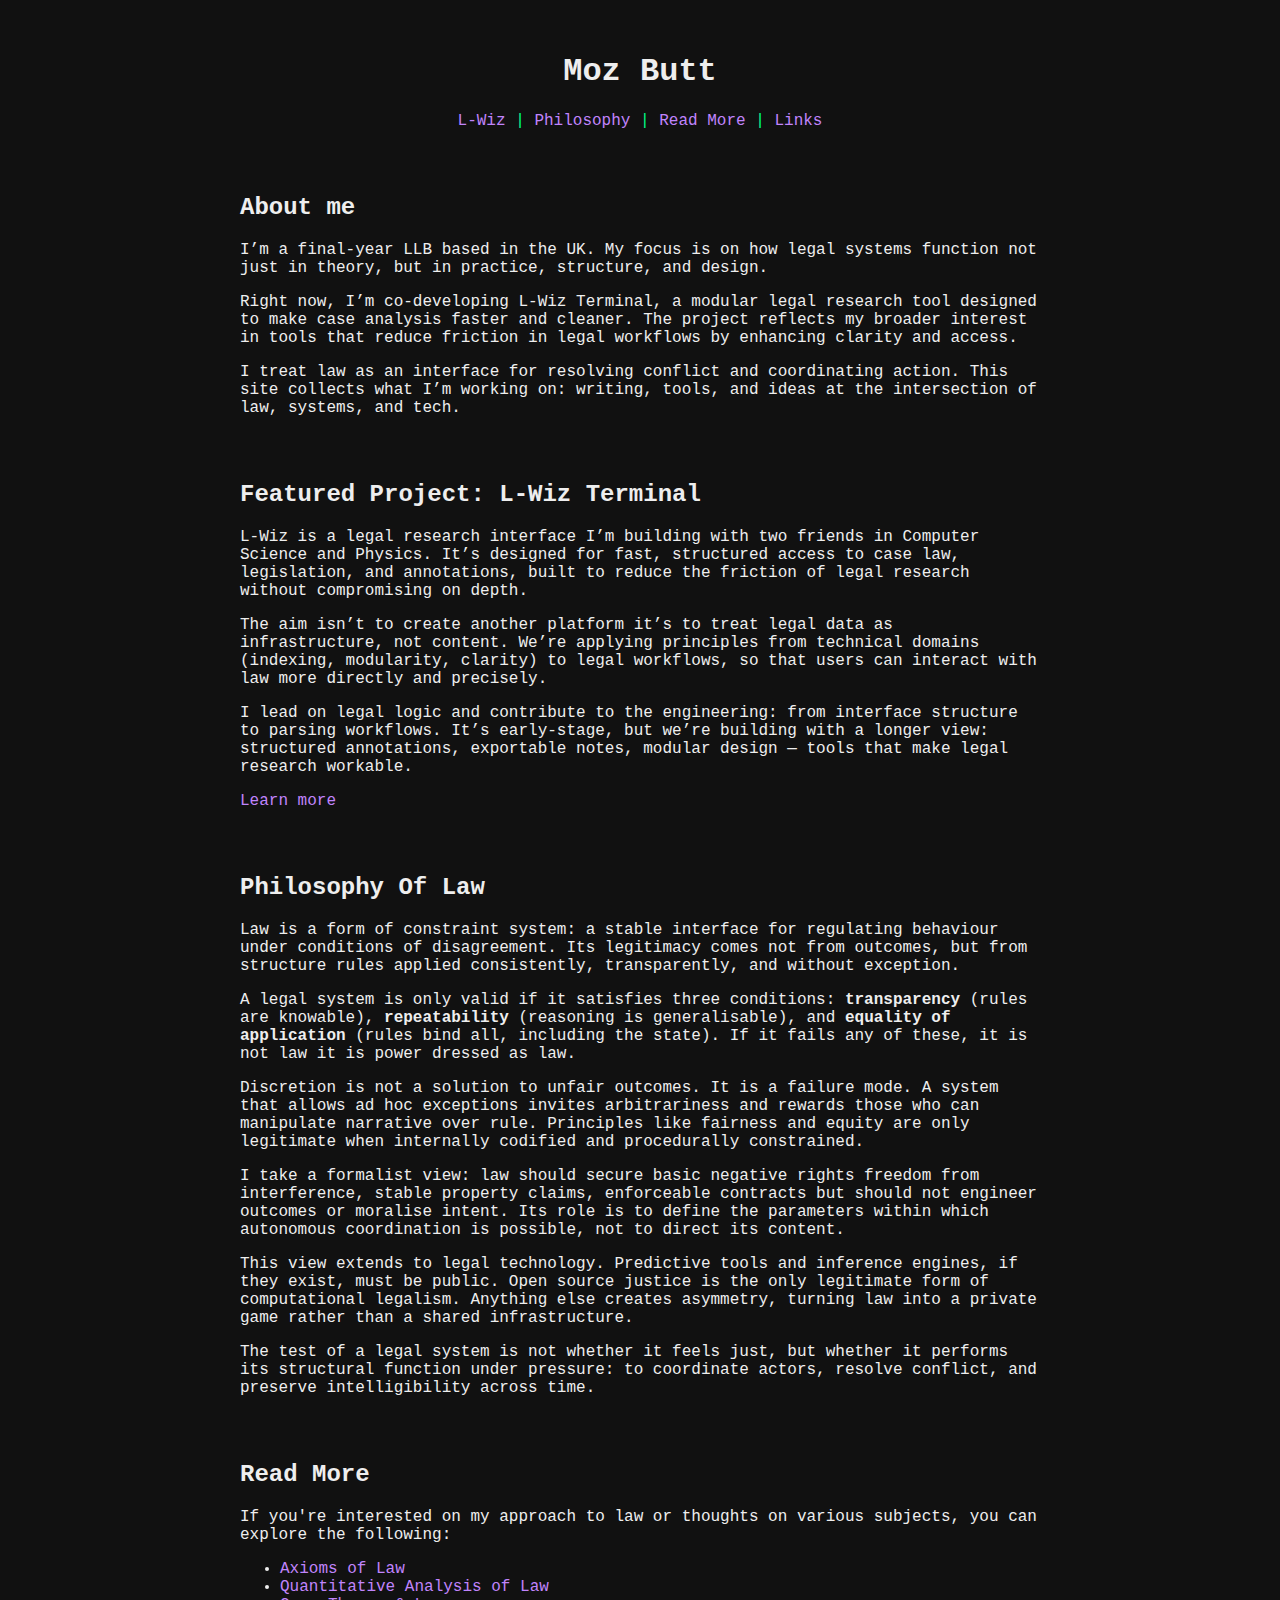
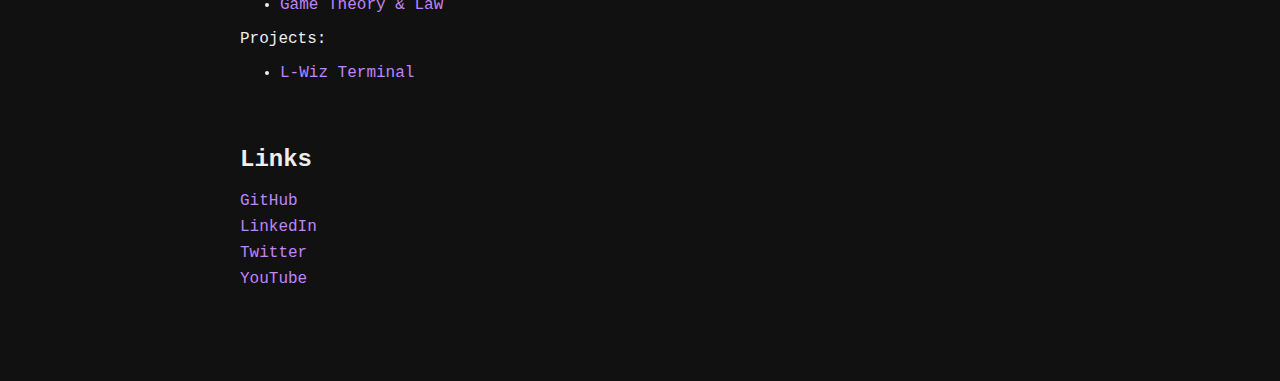
<file: index.html>
<!DOCTYPE html>
<html lang="en">
<head>
  <link rel="icon" href="favicon.ico" type="image/x-icon">
  <meta charset="UTF-8">
  <title>mozbutt.xyz</title>
  <link rel="stylesheet" href="style.css">
  <style>
    html {
      scroll-behavior: smooth;
    }
  </style>
</head>
<body>

<div class="container">
  <h1>Moz Butt</h1>
  <p class="subheading">
    <a href="#project">L-Wiz</a> |
    <a href="#philosophy">Philosophy</a> |
    <a href="#readmore">Read More</a> |
    <a href="#links">Links</a>
  </p>
</div>



<div class="content">

  <h2 id="about">About me</h2>
  <p>I’m a final-year LLB based in the UK. My focus is on how legal systems function not just in theory, but in practice, structure, and design.</p>

  <p> Right now, I’m co-developing L-Wiz Terminal, a modular legal research tool designed to make case analysis faster and cleaner. The project reflects my broader interest in tools that reduce friction in legal workflows by enhancing clarity and access. </p>


  <p> I treat law as an interface for resolving conflict and coordinating action. This site collects what I’m working on: writing, tools, and ideas at the intersection of law, systems, and tech. </p>




  <h2 id="project">Featured Project: L-Wiz Terminal</h2>
  <p>
    L-Wiz is a legal research interface I’m building with two friends in Computer Science and Physics. It’s designed for fast, structured access to case law, legislation, and annotations, built to reduce the friction of legal research without compromising on depth.
  </p>
  <p>
    The aim isn’t to create another platform it’s to treat legal data as infrastructure, not content. We’re applying principles from technical domains (indexing, modularity, clarity) to legal workflows, so that users can interact with law more directly and precisely.
  </p>
  <p>
    I lead on legal logic and contribute to the engineering: from interface structure to parsing workflows. It’s early-stage, but we’re building with a longer view: structured annotations, exportable notes, modular design — tools that make legal research workable.
  </p>
  <p><a href="lwiz.html">Learn more</a></p>


  <h2 id="philosophy">Philosophy Of Law</h2>

  <p>Law is a form of constraint system: a stable interface for regulating behaviour under conditions of disagreement. Its legitimacy comes not from outcomes, but from structure rules applied consistently, transparently, and without exception.</p>

  <p>A legal system is only valid if it satisfies three conditions: <b>transparency</b> (rules are knowable), <b>repeatability</b> (reasoning is generalisable), and <b>equality of application</b> (rules bind all, including the state). If it fails any of these, it is not law it is power dressed as law.</p>

  <p>Discretion is not a solution to unfair outcomes. It is a failure mode. A system that allows ad hoc exceptions invites arbitrariness and rewards those who can manipulate narrative over rule. Principles like fairness and equity are only legitimate when internally codified and procedurally constrained.</p>

  <p>I take a formalist view: law should secure basic negative rights freedom from interference, stable property claims, enforceable contracts but should not engineer outcomes or moralise intent. Its role is to define the parameters within which autonomous coordination is possible, not to direct its content.</p>

  <p>This view extends to legal technology. Predictive tools and inference engines, if they exist, must be public. Open source justice is the only legitimate form of computational legalism. Anything else creates asymmetry, turning law into a private game rather than a shared infrastructure.</p>

  <p>The test of a legal system is not whether it feels just, but whether it performs its structural function under pressure: to coordinate actors, resolve conflict, and preserve intelligibility across time.</p>





  <h2 id="readmore">Read More</h2>
  <p>If you're interested on my approach to law or thoughts on various subjects, you can explore the following:</p>
  <ul>
    <li><a href="axioms.html">Axioms of Law</a></li>
    <li><a href="computational_analysis.html">Quantitative Analysis of Law</a></li>
    <li><a href="game_theory.html">Game Theory & Law</a></li>
  </ul>

  <p>Projects:</p>
  <ul>
    <li><a href="lwiz.html">L-Wiz Terminal</a></li>
  </ul>




  <h2 id="links">Links</h2>
  <div style="display: flex; flex-direction: column; gap: 0.5rem;">
    <a href="https://github.com/mozbutt" target="_blank" rel="noopener noreferrer">GitHub</a>
    <a href="https://www.linkedin.com/in/mozumil-butt-a2a358358/" target="_blank" rel="noopener noreferrer">LinkedIn</a>
    <a href="https://x.com/mozbutt" target="_blank" rel="noopener noreferrer">Twitter</a>
    <a href="https://www.youtube.com/@mozumilbutt" target="_blank" rel="noopener noreferrer">YouTube</a>
  </div>



</div>
</body>
</html>
</file>
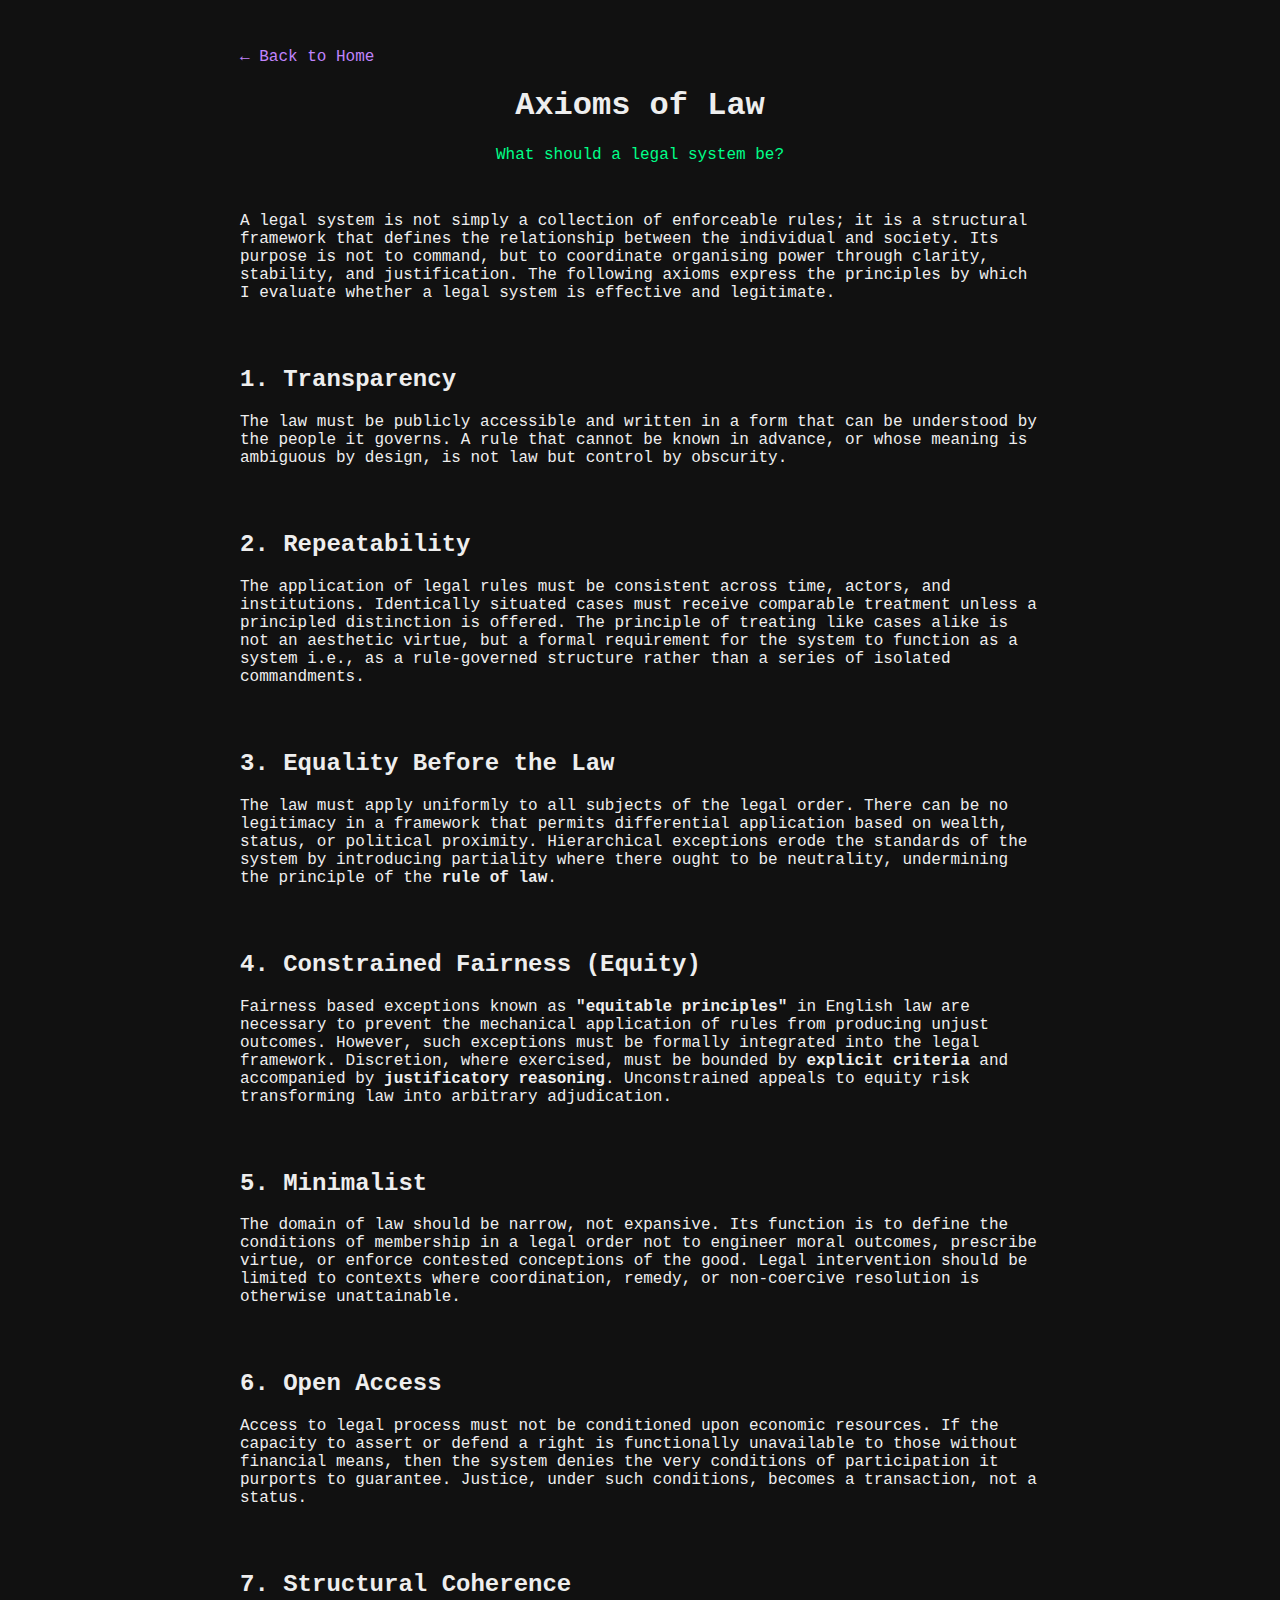
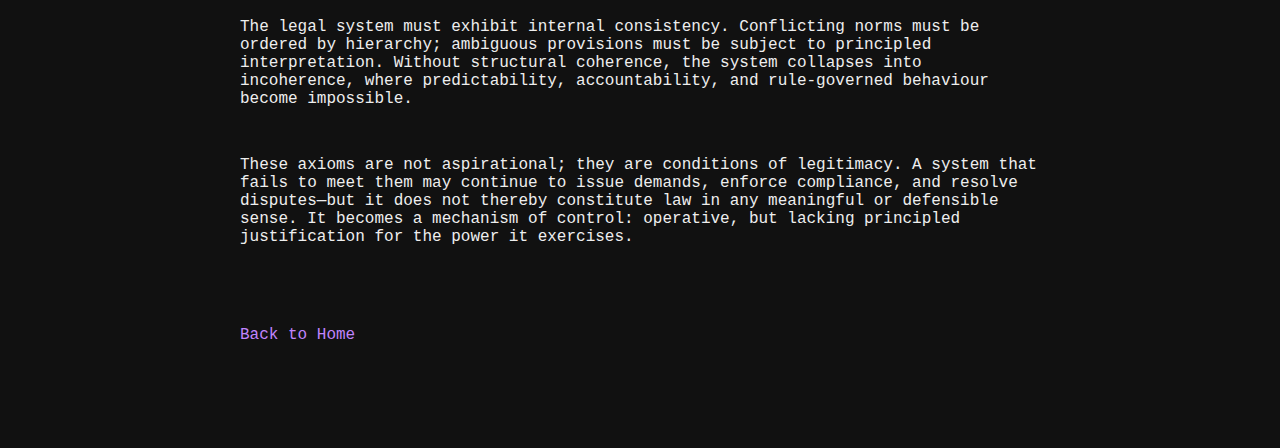
<file: axioms.html>
<!DOCTYPE html>
<html lang="en">
<head>
    <meta charset="UTF-8">
    <title>MB | Axioms of Law</title>
    <link rel="stylesheet" href="style.css">
</head>
<p>

<div class="button">
    <a href="index.html#readmore" style="text-decoration: none;">← Back to Home</a>
</div>

<div class="container">

    <h1>Axioms of Law</h1>
    <p class="subheading">What should a legal system be?</p>
</div>


<div class="content">


    <p> A legal system is not simply a collection of enforceable rules; it is a structural framework that defines the relationship between the individual and society. Its purpose is not to command, but to coordinate organising power through clarity, stability, and justification. The following axioms express the principles by which I evaluate whether a legal system is effective and legitimate.</p>

    <h2>1. Transparency</h2>

    <p>The law must be publicly accessible and written in a form that can be understood by the people it governs. A rule that cannot be known in advance, or whose meaning is ambiguous by design, is not law but control by obscurity.</p>

    <h2> 2. Repeatability </h2>
    <p>The application of legal rules must be consistent across time, actors, and institutions. Identically situated cases must receive comparable treatment unless a principled distinction is offered. The principle of treating like cases alike is not an aesthetic virtue, but a formal requirement for the system to function as a system i.e., as a rule-governed structure rather than a series of isolated commandments.</p>

    <h2> 3. Equality Before the Law </h2>
    <p>The law must apply uniformly to all subjects of the legal order. There can be no legitimacy in a framework that permits differential application based on wealth, status, or political proximity. Hierarchical exceptions erode the standards of the system by introducing partiality where there ought to be neutrality, undermining the principle of the <strong>rule of law</strong>.</p>

    <h2> 4. Constrained Fairness (Equity)</h2>
    <p>Fairness based exceptions known as <strong>"equitable principles"</strong> in English law  are necessary to prevent the mechanical application of rules from producing unjust outcomes. However, such exceptions must be formally integrated into the legal framework. Discretion, where exercised, must be bounded by <strong> explicit criteria </strong> and accompanied by <strong>justificatory reasoning</strong>. Unconstrained appeals to equity risk transforming law into arbitrary adjudication.</p>

    <h2> 5. Minimalist</h2>
    <p>The domain of law should be narrow, not expansive. Its function is to define the conditions of membership in a legal order not to engineer moral outcomes, prescribe virtue, or enforce contested conceptions of the good. Legal intervention should be limited to contexts where coordination, remedy, or non-coercive resolution is otherwise unattainable.</p>

    <h2> 6. Open Access</h2>
    <p>Access to legal process must not be conditioned upon economic resources. If the capacity to assert or defend a right is functionally unavailable to those without financial means, then the system denies the very conditions of participation it purports to guarantee. Justice, under such conditions, becomes a transaction, not a status.</p>

    <h2> 7. Structural Coherence</h2>
    <p>The legal system must exhibit internal consistency. Conflicting norms must be ordered by hierarchy; ambiguous provisions must be subject to principled interpretation. Without structural coherence, the system collapses into incoherence, where predictability, accountability, and rule-governed behaviour become impossible.</p>


    <p style="margin-top: 3rem;">These axioms are not aspirational; they are conditions of legitimacy. A system that fails to meet them may continue to issue demands, enforce compliance, and resolve disputes—but it does not thereby constitute law in any meaningful or defensible sense. It becomes a mechanism of control: operative, but lacking principled justification for the power it exercises.</p>






    <div style="margin-top: 4rem; text-align: left; padding: 1rem 0;">
        <a href="index.html#readmore" style="text-decoration: none;">Back to Home</a>
    </div>




</div>
</file>
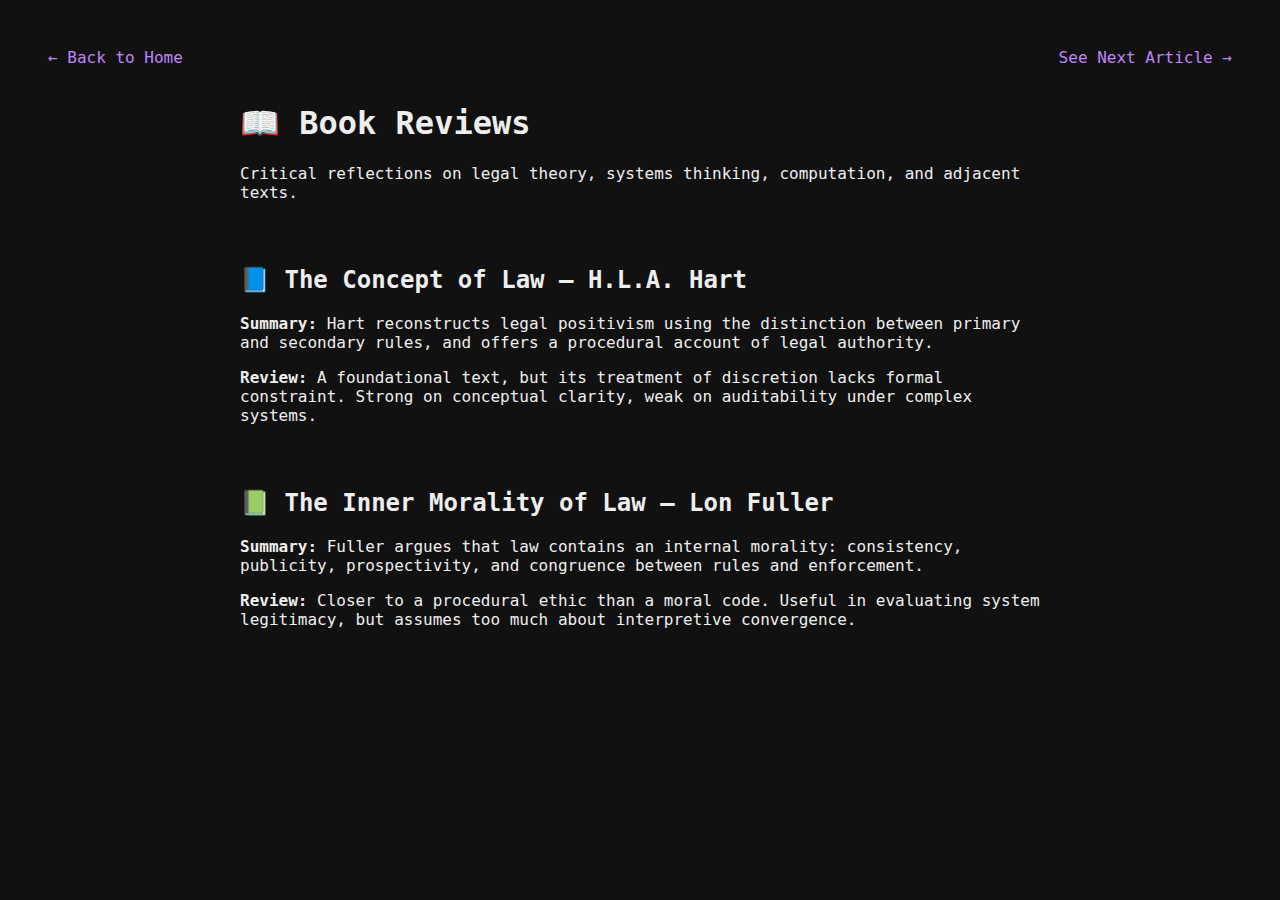
<file: bookreviews.html>
<!DOCTYPE html>
<html lang="en">
<head>
  <meta charset="UTF-8">
  <title>Book Reviews</title>
  <link rel="stylesheet" href="style.css">
  <style>
    html { scroll-behavior: smooth; }
  </style>
</head>
<body>

<div style="display: flex; justify-content: space-between; padding: 1rem;">
  <a href="index.html">← Back to Home</a>
  <a href="axioms.html">See Next Article →</a>
</div>

<div class="content">
  <h1>📖 Book Reviews</h1>
  <p>Critical reflections on legal theory, systems thinking, computation, and adjacent texts.</p>

  <h2>📘 The Concept of Law – H.L.A. Hart</h2>
  <p><strong>Summary:</strong> Hart reconstructs legal positivism using the distinction between primary and secondary rules, and offers a procedural account of legal authority.</p>
  <p><strong>Review:</strong> A foundational text, but its treatment of discretion lacks formal constraint. Strong on conceptual clarity, weak on auditability under complex systems.</p>

  <h2>📗 The Inner Morality of Law – Lon Fuller</h2>
  <p><strong>Summary:</strong> Fuller argues that law contains an internal morality: consistency, publicity, prospectivity, and congruence between rules and enforcement.</p>
  <p><strong>Review:</strong> Closer to a procedural ethic than a moral code. Useful in evaluating system legitimacy, but assumes too much about interpretive convergence.</p>

  <!-- Add more reviews below as needed -->
</div>

</body>
</html>
</file>
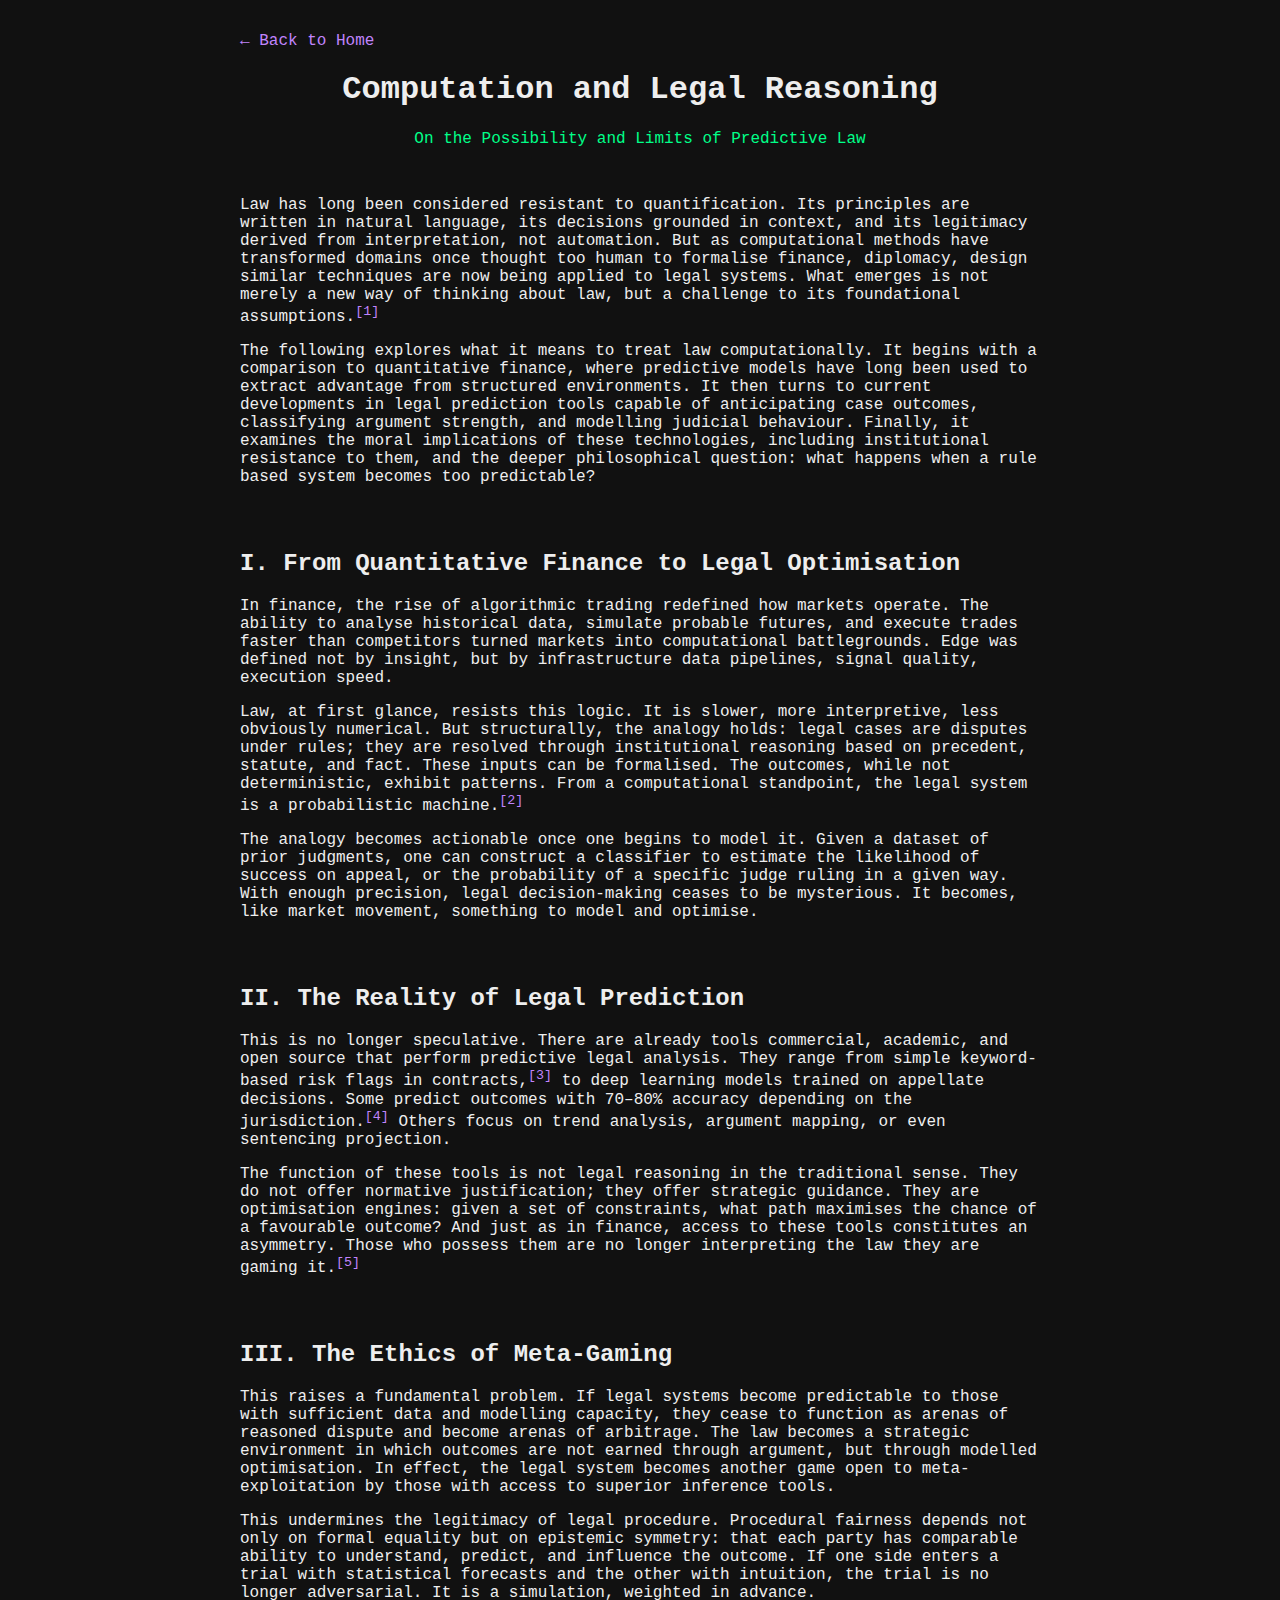
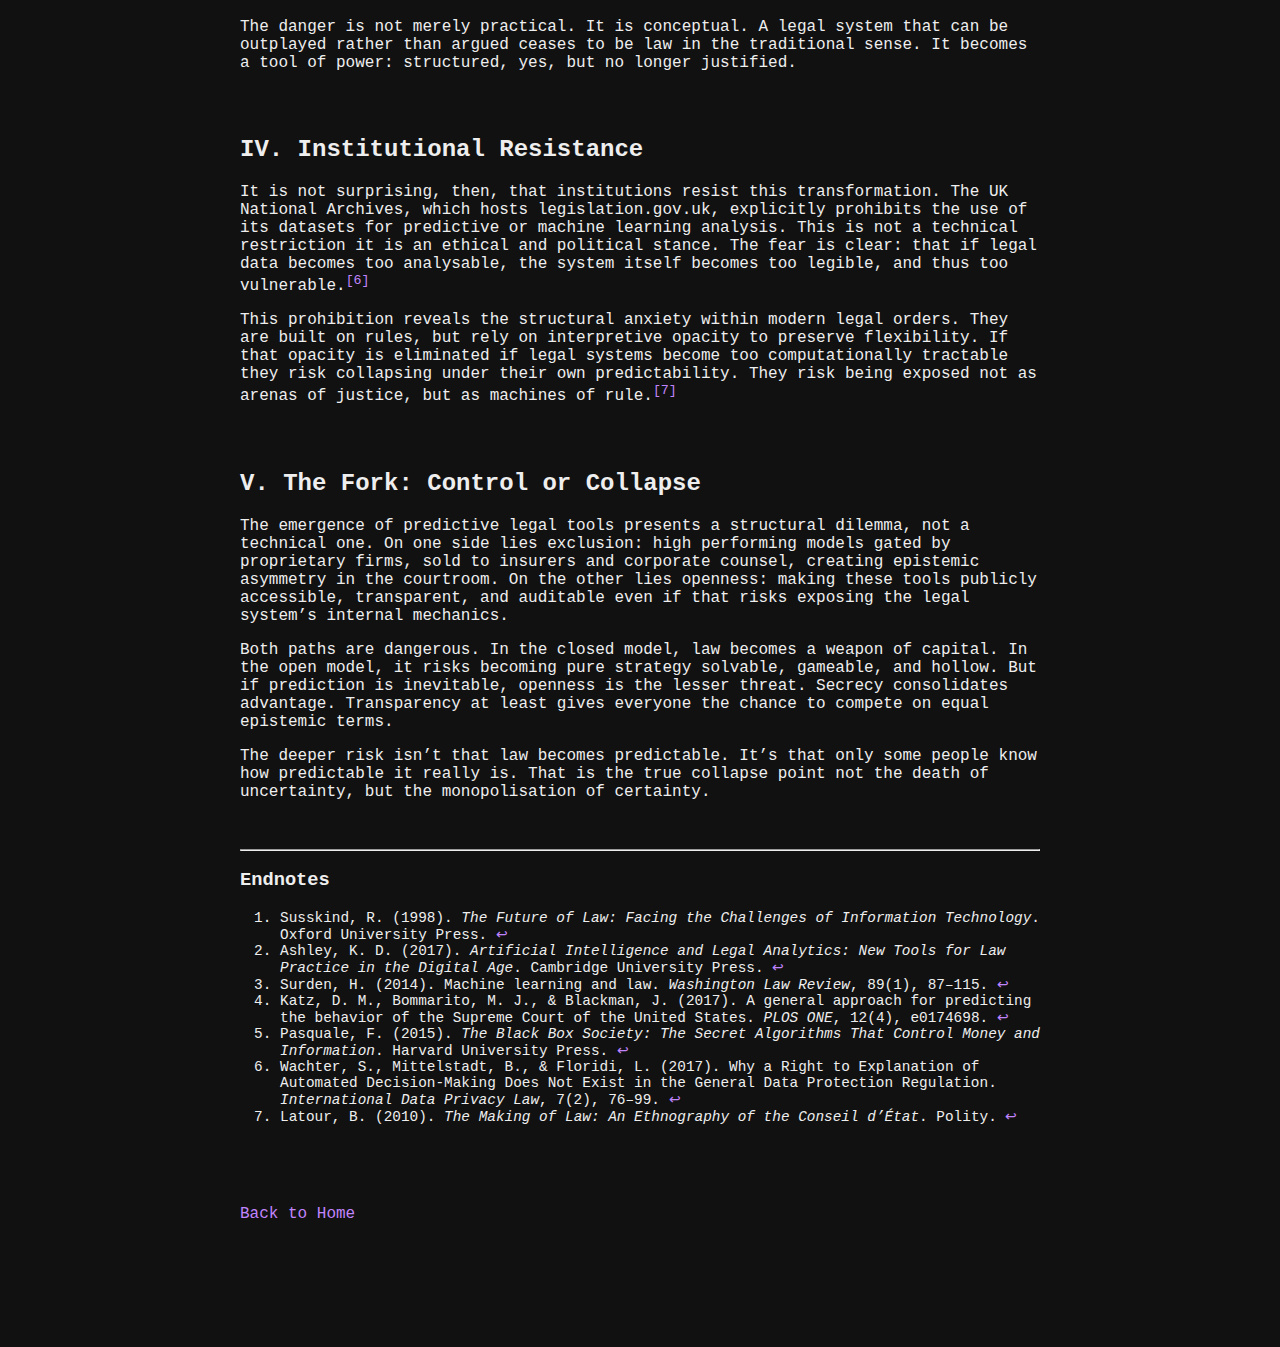
<file: computational_analysis.html>
<!DOCTYPE html>
<html lang="en">
<head>
    <meta charset="UTF-8">
    <title>MB | Computational Analysis</title>
    <link rel="stylesheet" href="style.css">
</head>
<body>
<div class="button">
    <a href="index.html#readmore" style="text-decoration: none;">← Back to Home</a>
</div>

<div class="container">
    <h1>Computation and Legal Reasoning</h1>
    <p class="subheading">On the Possibility and Limits of Predictive Law</p>
</div>

<div class="content">

    <p>
        Law has long been considered resistant to quantification. Its principles are written in natural language, its decisions grounded in context, and its legitimacy derived from interpretation, not automation. But as computational methods have transformed domains once thought too human to formalise finance, diplomacy, design similar techniques are now being applied to legal systems. What emerges is not merely a new way of thinking about law, but a challenge to its foundational assumptions.<sup><a href="#note1" id="ref1">[1]</a></sup>
    </p>

    <p>
        The following explores what it means to treat law computationally. It begins with a comparison to quantitative finance, where predictive models have long been used to extract advantage from structured environments. It then turns to current developments in legal prediction tools capable of anticipating case outcomes, classifying argument strength, and modelling judicial behaviour. Finally, it examines the moral implications of these technologies, including institutional resistance to them, and the deeper philosophical question: what happens when a rule based system becomes too predictable?
    </p>

    <h2>I. From Quantitative Finance to Legal Optimisation</h2>

    <p>
        In finance, the rise of algorithmic trading redefined how markets operate. The ability to analyse historical data, simulate probable futures, and execute trades faster than competitors turned markets into computational battlegrounds. Edge was defined not by insight, but by infrastructure data pipelines, signal quality, execution speed.
    </p>

    <p>
        Law, at first glance, resists this logic. It is slower, more interpretive, less obviously numerical. But structurally, the analogy holds: legal cases are disputes under rules; they are resolved through institutional reasoning based on precedent, statute, and fact. These inputs can be formalised. The outcomes, while not deterministic, exhibit patterns. From a computational standpoint, the legal system is a probabilistic machine.<sup><a href="#note2" id="ref2">[2]</a></sup>
    </p>

    <p>
        The analogy becomes actionable once one begins to model it. Given a dataset of prior judgments, one can construct a classifier to estimate the likelihood of success on appeal, or the probability of a specific judge ruling in a given way. With enough precision, legal decision-making ceases to be mysterious. It becomes, like market movement, something to model and optimise.
    </p>

    <h2>II. The Reality of Legal Prediction</h2>

    <p>
        This is no longer speculative. There are already tools commercial, academic, and open source that perform predictive legal analysis. They range from simple keyword-based risk flags in contracts,<sup><a href="#note3" id="ref3">[3]</a></sup> to deep learning models trained on appellate decisions. Some predict outcomes with 70–80% accuracy depending on the jurisdiction.<sup><a href="#note4" id="ref4">[4]</a></sup> Others focus on trend analysis, argument mapping, or even sentencing projection.
    </p>

    <p>
        The function of these tools is not legal reasoning in the traditional sense. They do not offer normative justification; they offer strategic guidance. They are optimisation engines: given a set of constraints, what path maximises the chance of a favourable outcome? And just as in finance, access to these tools constitutes an asymmetry. Those who possess them are no longer interpreting the law they are gaming it.<sup><a href="#note5" id="ref5">[5]</a></sup>
    </p>

    <h2>III. The Ethics of Meta-Gaming</h2>

    <p>
        This raises a fundamental problem. If legal systems become predictable to those with sufficient data and modelling capacity, they cease to function as arenas of reasoned dispute and become arenas of arbitrage. The law becomes a strategic environment in which outcomes are not earned through argument, but through modelled optimisation. In effect, the legal system becomes another game open to meta-exploitation by those with access to superior inference tools.
    </p>

    <p>
        This undermines the legitimacy of legal procedure. Procedural fairness depends not only on formal equality but on epistemic symmetry: that each party has comparable ability to understand, predict, and influence the outcome. If one side enters a trial with statistical forecasts and the other with intuition, the trial is no longer adversarial. It is a simulation, weighted in advance.
    </p>

    <p>
        The danger is not merely practical. It is conceptual. A legal system that can be outplayed rather than argued ceases to be law in the traditional sense. It becomes a tool of power: structured, yes, but no longer justified.
    </p>

    <h2>IV. Institutional Resistance</h2>

    <p>
        It is not surprising, then, that institutions resist this transformation. The UK National Archives, which hosts legislation.gov.uk, explicitly prohibits the use of its datasets for predictive or machine learning analysis. This is not a technical restriction it is an ethical and political stance. The fear is clear: that if legal data becomes too analysable, the system itself becomes too legible, and thus too vulnerable.<sup><a href="#note6" id="ref6">[6]</a></sup>
    </p>

    <p>
        This prohibition reveals the structural anxiety within modern legal orders. They are built on rules, but rely on interpretive opacity to preserve flexibility. If that opacity is eliminated if legal systems become too computationally tractable they risk collapsing under their own predictability. They risk being exposed not as arenas of justice, but as machines of rule.<sup><a href="#note7" id="ref7">[7]</a></sup>
    </p>

    <h2>V. The Fork: Control or Collapse</h2>

    <p>
        The emergence of predictive legal tools presents a structural dilemma, not a technical one. On one side lies exclusion: high performing models gated by proprietary firms, sold to insurers and corporate counsel, creating epistemic asymmetry in the courtroom. On the other lies openness: making these tools publicly accessible, transparent, and auditable even if that risks exposing the legal system’s internal mechanics.
    </p>

    <p>
        Both paths are dangerous. In the closed model, law becomes a weapon of capital. In the open model, it risks becoming pure strategy solvable, gameable, and hollow. But if prediction is inevitable, openness is the lesser threat. Secrecy consolidates advantage. Transparency at least gives everyone the chance to compete on equal epistemic terms.
    </p>

    <p>
        The deeper risk isn’t that law becomes predictable. It’s that only some people know how predictable it really is. That is the true collapse point not the death of uncertainty, but the monopolisation of certainty.
    </p>

    <hr style="margin-top: 3rem;">
    <h3>Endnotes</h3>
    <ol style="font-size: 0.9rem;">
        <li id="note1"> Susskind, R. (1998). <i>The Future of Law: Facing the Challenges of Information Technology</i>. Oxford University Press. <a href="#ref1">↩</a></li>
        <li id="note2"> Ashley, K. D. (2017). <i>Artificial Intelligence and Legal Analytics: New Tools for Law Practice in the Digital Age</i>. Cambridge University Press. <a href="#ref2">↩</a></li>
        <li id="note3"> Surden, H. (2014). Machine learning and law. <i>Washington Law Review</i>, 89(1), 87–115. <a href="#ref3">↩</a></li>
        <li id="note4"> Katz, D. M., Bommarito, M. J., & Blackman, J. (2017). A general approach for predicting the behavior of the Supreme Court of the United States. <i>PLOS ONE</i>, 12(4), e0174698. <a href="#ref4">↩</a></li>
        <li id="note5"> Pasquale, F. (2015). <i>The Black Box Society: The Secret Algorithms That Control Money and Information</i>. Harvard University Press. <a href="#ref5">↩</a></li>
        <li id="note6"> Wachter, S., Mittelstadt, B., & Floridi, L. (2017). Why a Right to Explanation of Automated Decision-Making Does Not Exist in the General Data Protection Regulation. <i>International Data Privacy Law</i>, 7(2), 76–99. <a href="#ref6">↩</a></li>
        <li id="note7"> Latour, B. (2010). <i>The Making of Law: An Ethnography of the Conseil d’État</i>. Polity. <a href="#ref7">↩</a></li>
    </ol>

    <div style="margin-top: 4rem; text-align: left; padding: 1rem 0;">
        <a href="index.html#readmore" style="text-decoration: none;">Back to Home</a>
    </div>

</div>
</body>
</html>
</file>
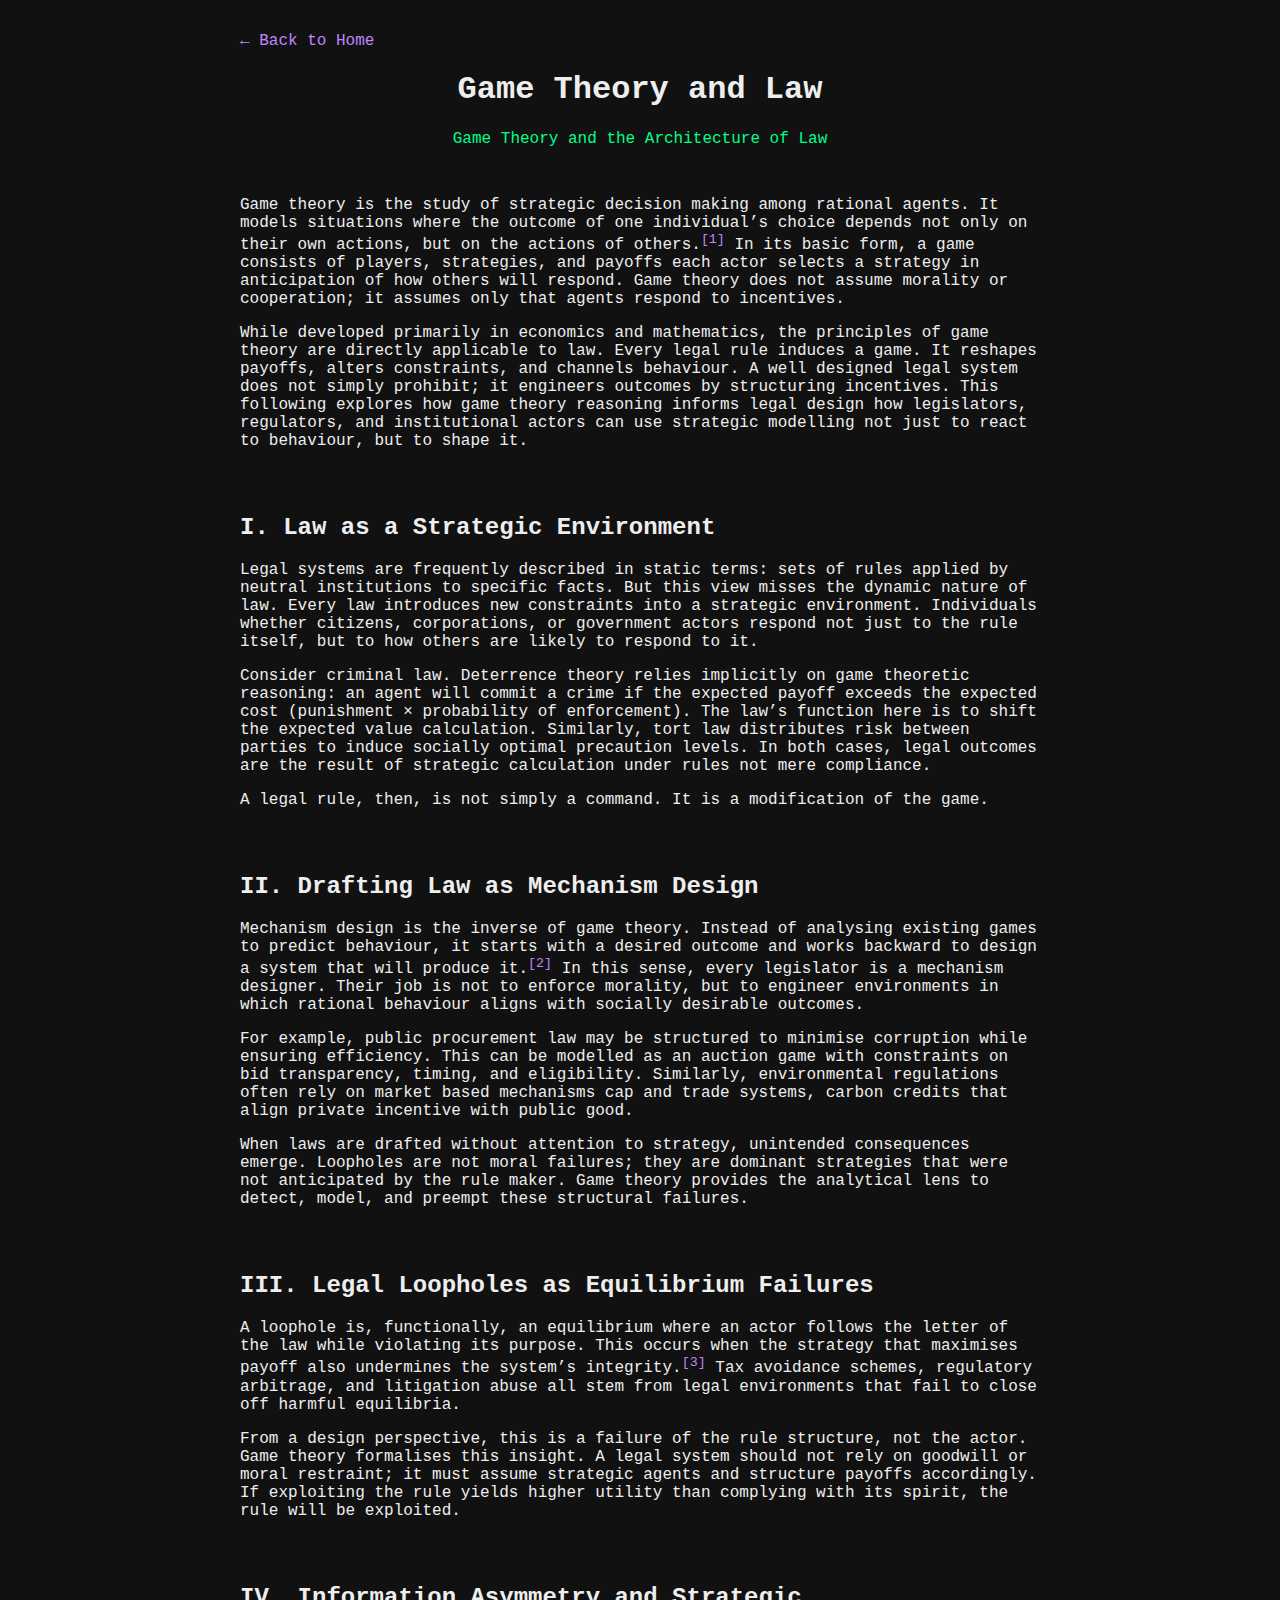
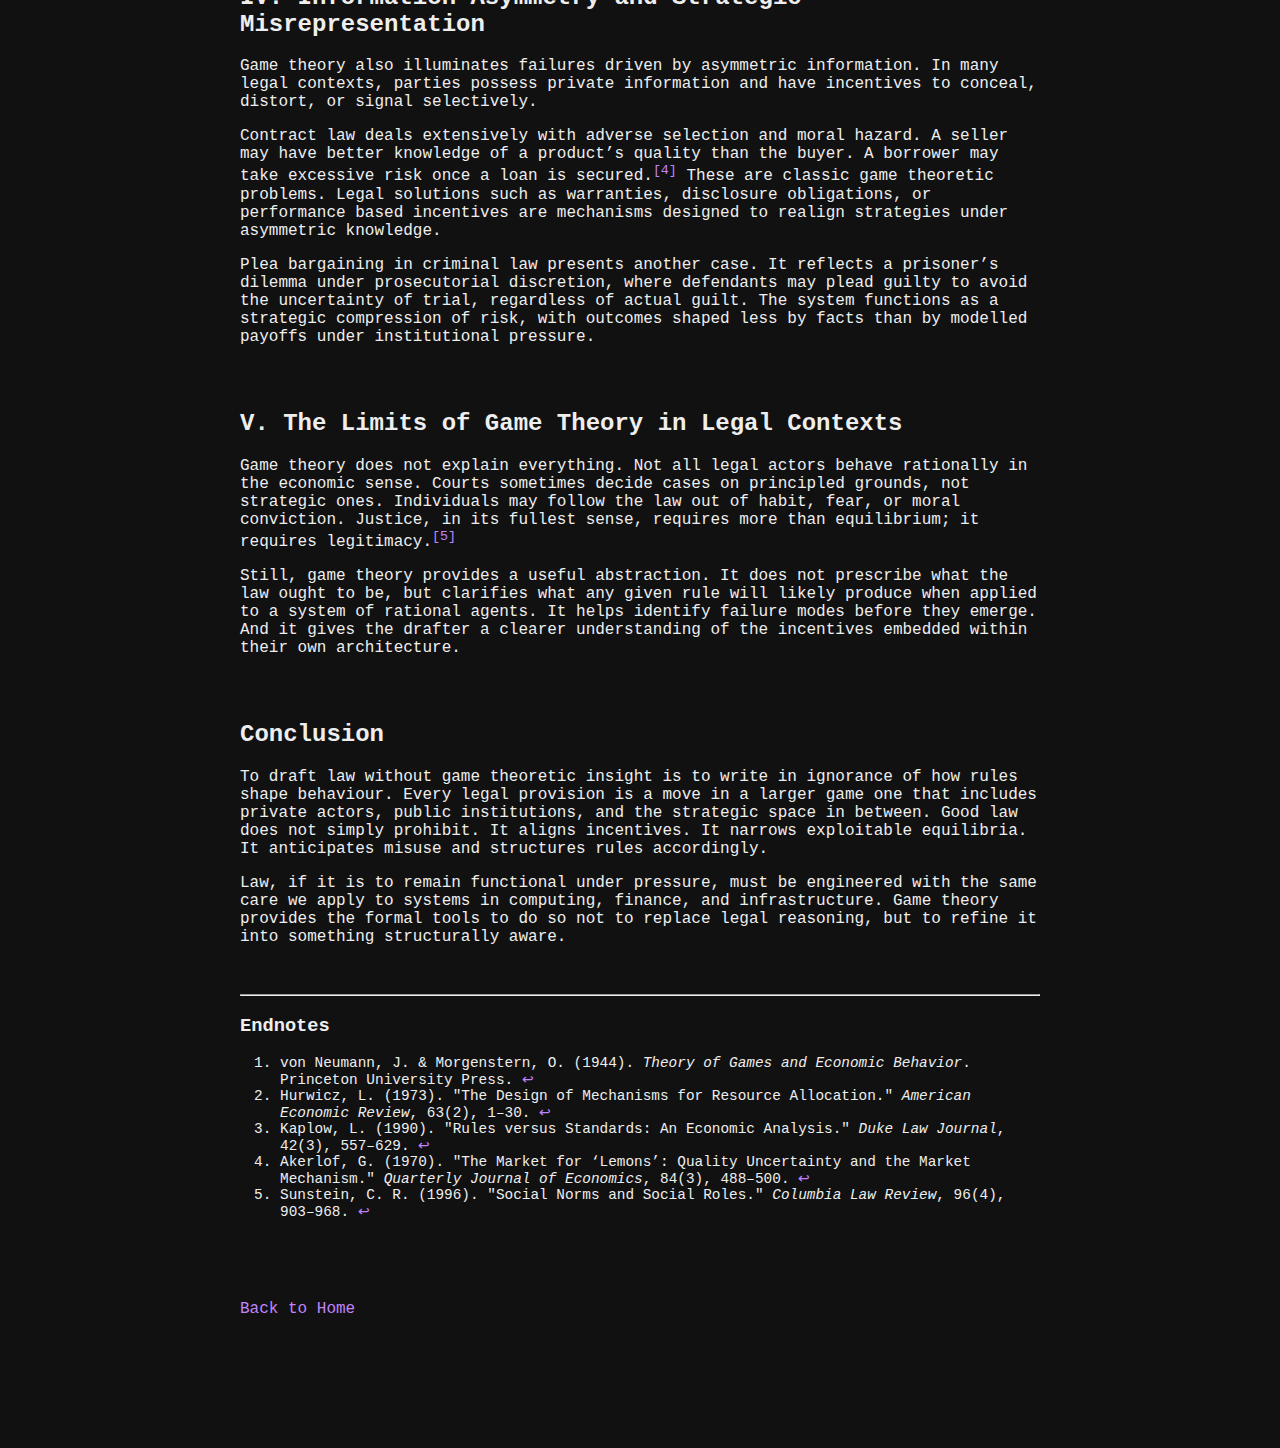
<file: game_theory.html>
<!DOCTYPE html>
<html lang="en">
<head>
  <meta charset="UTF-8">
  <title>MB | Game Theory</title>
  <link rel="stylesheet" href="style.css">
</head>
<body>
<div class="button">
  <a href="index.html#readmore" style="text-decoration: none;">← Back to Home</a>
</div>
<div class="container">
  <h1>Game Theory and Law</h1>
  <p class="subheading">Game Theory and the Architecture of Law</p>
</div>

<div class="content">
  <p>
    Game theory is the study of strategic decision making among rational agents. It models situations where the outcome of one individual’s choice depends not only on their own actions, but on the actions of others.<sup><a href="#note1" id="ref1">[1]</a></sup> In its basic form, a game consists of players, strategies, and payoffs each actor selects a strategy in anticipation of how others will respond. Game theory does not assume morality or cooperation; it assumes only that agents respond to incentives.
  </p>
  <p>
    While developed primarily in economics and mathematics, the principles of game theory are directly applicable to law. Every legal rule induces a game. It reshapes payoffs, alters constraints, and channels behaviour. A well designed legal system does not simply prohibit; it engineers outcomes by structuring incentives. This following explores how game theory reasoning informs legal design how legislators, regulators, and institutional actors can use strategic modelling not just to react to behaviour, but to shape it.
  </p>

  <h2>I. Law as a Strategic Environment</h2>
  <p>
    Legal systems are frequently described in static terms: sets of rules applied by neutral institutions to specific facts. But this view misses the dynamic nature of law. Every law introduces new constraints into a strategic environment. Individuals whether citizens, corporations, or government actors respond not just to the rule itself, but to how others are likely to respond to it.
  </p>
  <p>
    Consider criminal law. Deterrence theory relies implicitly on game theoretic reasoning: an agent will commit a crime if the expected payoff exceeds the expected cost (punishment × probability of enforcement). The law’s function here is to shift the expected value calculation. Similarly, tort law distributes risk between parties to induce socially optimal precaution levels. In both cases, legal outcomes are the result of strategic calculation under rules not mere compliance.
  </p>
  <p>
    A legal rule, then, is not simply a command. It is a modification of the game.
  </p>

  <h2>II. Drafting Law as Mechanism Design</h2>
  <p>
    Mechanism design is the inverse of game theory. Instead of analysing existing games to predict behaviour, it starts with a desired outcome and works backward to design a system that will produce it.<sup><a href="#note2" id="ref2">[2]</a></sup> In this sense, every legislator is a mechanism designer. Their job is not to enforce morality, but to engineer environments in which rational behaviour aligns with socially desirable outcomes.
  </p>
  <p>
    For example, public procurement law may be structured to minimise corruption while ensuring efficiency. This can be modelled as an auction game with constraints on bid transparency, timing, and eligibility. Similarly, environmental regulations often rely on market based mechanisms cap and trade systems, carbon credits that align private incentive with public good.
  </p>
  <p>
    When laws are drafted without attention to strategy, unintended consequences emerge. Loopholes are not moral failures; they are dominant strategies that were not anticipated by the rule maker. Game theory provides the analytical lens to detect, model, and preempt these structural failures.
  </p>

  <h2>III. Legal Loopholes as Equilibrium Failures</h2>
  <p>
    A loophole is, functionally, an equilibrium where an actor follows the letter of the law while violating its purpose. This occurs when the strategy that maximises payoff also undermines the system’s integrity.<sup><a href="#note3" id="ref3">[3]</a></sup> Tax avoidance schemes, regulatory arbitrage, and litigation abuse all stem from legal environments that fail to close off harmful equilibria.
  </p>
  <p>
    From a design perspective, this is a failure of the rule structure, not the actor. Game theory formalises this insight. A legal system should not rely on goodwill or moral restraint; it must assume strategic agents and structure payoffs accordingly. If exploiting the rule yields higher utility than complying with its spirit, the rule will be exploited.
  </p>

  <h2>IV. Information Asymmetry and Strategic Misrepresentation</h2>
  <p>
    Game theory also illuminates failures driven by asymmetric information. In many legal contexts, parties possess private information and have incentives to conceal, distort, or signal selectively.
  </p>
  <p>
    Contract law deals extensively with adverse selection and moral hazard. A seller may have better knowledge of a product’s quality than the buyer. A borrower may take excessive risk once a loan is secured.<sup><a href="#note4" id="ref4">[4]</a></sup> These are classic game theoretic problems. Legal solutions such as warranties, disclosure obligations, or performance based incentives are mechanisms designed to realign strategies under asymmetric knowledge.
  </p>
  <p>
    Plea bargaining in criminal law presents another case. It reflects a prisoner’s dilemma under prosecutorial discretion, where defendants may plead guilty to avoid the uncertainty of trial, regardless of actual guilt. The system functions as a strategic compression of risk, with outcomes shaped less by facts than by modelled payoffs under institutional pressure.
  </p>

  <h2>V. The Limits of Game Theory in Legal Contexts</h2>
  <p>
    Game theory does not explain everything. Not all legal actors behave rationally in the economic sense. Courts sometimes decide cases on principled grounds, not strategic ones. Individuals may follow the law out of habit, fear, or moral conviction. Justice, in its fullest sense, requires more than equilibrium; it requires legitimacy.<sup><a href="#note5" id="ref5">[5]</a></sup>
  </p>
  <p>
    Still, game theory provides a useful abstraction. It does not prescribe what the law ought to be, but clarifies what any given rule will likely produce when applied to a system of rational agents. It helps identify failure modes before they emerge. And it gives the drafter a clearer understanding of the incentives embedded within their own architecture.
  </p>

  <h2>Conclusion</h2>
  <p>
    To draft law without game theoretic insight is to write in ignorance of how rules shape behaviour. Every legal provision is a move in a larger game one that includes private actors, public institutions, and the strategic space in between. Good law does not simply prohibit. It aligns incentives. It narrows exploitable equilibria. It anticipates misuse and structures rules accordingly.
  </p>
  <p>
    Law, if it is to remain functional under pressure, must be engineered with the same care we apply to systems in computing, finance, and infrastructure. Game theory provides the formal tools to do so not to replace legal reasoning, but to refine it into something structurally aware.
  </p>

  <hr style="margin-top: 3rem;">
  <h3>Endnotes</h3>
  <ol style="font-size: 0.9rem;">
    <li id="note1">von Neumann, J. & Morgenstern, O. (1944). <i>Theory of Games and Economic Behavior</i>. Princeton University Press. <a href="#ref1">↩</a></li>
    <li id="note2"> Hurwicz, L. (1973). "The Design of Mechanisms for Resource Allocation." <i>American Economic Review</i>, 63(2), 1–30. <a href="#ref2">↩</a></li>
    <li id="note3"> Kaplow, L. (1990). "Rules versus Standards: An Economic Analysis." <i>Duke Law Journal</i>, 42(3), 557–629. <a href="#ref3">↩</a></li>
    <li id="note4"> Akerlof, G. (1970). "The Market for ‘Lemons’: Quality Uncertainty and the Market Mechanism." <i>Quarterly Journal of Economics</i>, 84(3), 488–500. <a href="#ref4">↩</a></li>
    <li id="note5">Sunstein, C. R. (1996). "Social Norms and Social Roles." <i>Columbia Law Review</i>, 96(4), 903–968. <a href="#ref5">↩</a></li>
  </ol>

  <div style="margin-top: 4rem; text-align: left; padding: 1rem 0;">
    <a href="index.html#readmore" style="text-decoration: none;">Back to Home</a>
  </div>
</div>
</body>
</html>
</file>
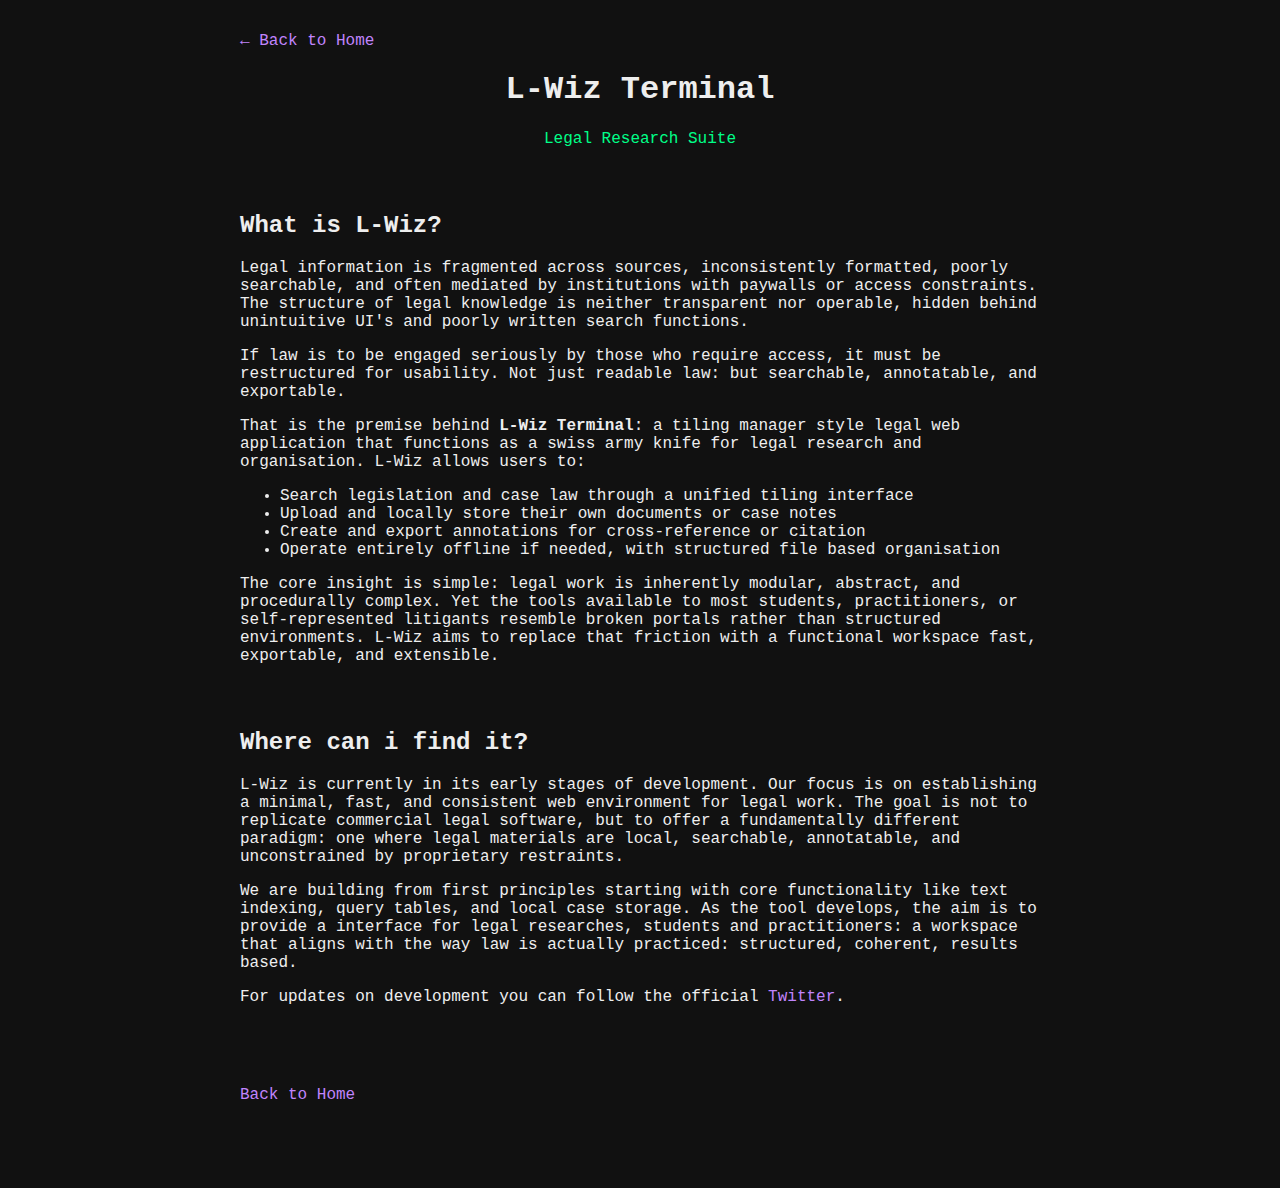
<file: lwiz.html>
<!DOCTYPE html>
<html lang="en">
<head>
    <meta charset="UTF-8">
    <title>L-Wiz Terminal</title>
    <link rel="stylesheet" href="style.css">
</head>
<body>
<div class="button">
    <a href="index.html" style="text-decoration: none;">← Back to Home</a>
</div>
<div class="container">
    <h1>L-Wiz Terminal</h1>
    <p class="subheading">Legal Research Suite</p>
</div>

<div class="content">
    <h2>What is L-Wiz?</h2>

    <p>
        Legal information is fragmented across sources, inconsistently formatted, poorly searchable, and often mediated by institutions with paywalls or access constraints. The structure of legal knowledge is neither transparent nor operable, hidden behind unintuitive UI's and poorly written search functions.
</p>

    <p>
       If law is to be engaged seriously by those who require access, it must be restructured for usability. Not just readable law: but searchable, annotatable, and exportable.
    </p>

    <p>
        That is the premise behind <strong>L-Wiz Terminal</strong>: a tiling manager style legal web application that functions as a swiss army knife for legal research and organisation. L-Wiz allows users to:
    </p>

    <ul>
        <li>Search legislation and case law through a unified tiling interface</li>
        <li>Upload and locally store their own documents or case notes</li>
        <li>Create and export annotations for cross-reference or citation</li>
        <li>Operate entirely offline if needed, with structured file based organisation</li>
    </ul>

    <p>
        The core insight is simple: legal work is inherently modular, abstract, and procedurally complex. Yet the tools available to most students, practitioners, or self-represented litigants resemble broken portals rather than structured environments. L-Wiz aims to replace that friction with a functional workspace fast, exportable, and extensible.
    </p>

    <h2> Where can i find it? </h2>
    <p>
        L-Wiz is currently in its early stages of development. Our focus is on establishing a minimal, fast, and consistent web environment for legal work. The goal is not to replicate commercial legal software, but to offer a fundamentally different paradigm: one where legal materials are local, searchable, annotatable, and unconstrained by proprietary restraints.
    </p>

    <p>
        We are building from first principles starting with core functionality like text indexing, query tables, and local case storage. As the tool develops, the aim is to provide a  interface for legal researches, students and practitioners: a workspace that aligns with the way law is actually practiced: structured, coherent, results based.
    </p>

    <p> For updates on development you can follow the official <a href="https://x.com/lwizterminal" target="_blank" rel="noopener noreferrer">Twitter</a>.

    <div style="margin-top: 4rem; text-align: left; padding: 1rem 0;">
        <a href="index.html" style="text-decoration: none;">Back to Home</a>
    </div>



</div>
</file>
<file: style.css>
body {
    background: #111;
    color: #eee;
    font-family: 'Fira Code', monospace;
    margin: 0;
    padding: 2rem;
}

.container {
    text-align: center;
    margin-bottom: 3rem;
}

.subheading {
    color: #00ff88;
}

.content {
    text-align: left;
    max-width: 800px;
    margin: 0 auto;
}

h2 {
    margin-top: 4rem;
}

.button {
        text-align: left;
        max-width: 800px;
        margin: 0 auto;
}

a {
    color: #c084fc; /* near-black for subtlety */
    text-decoration: none;
}

a:hover {
    color: #a855f7;
    text-decoration: underline;
}
</file>
